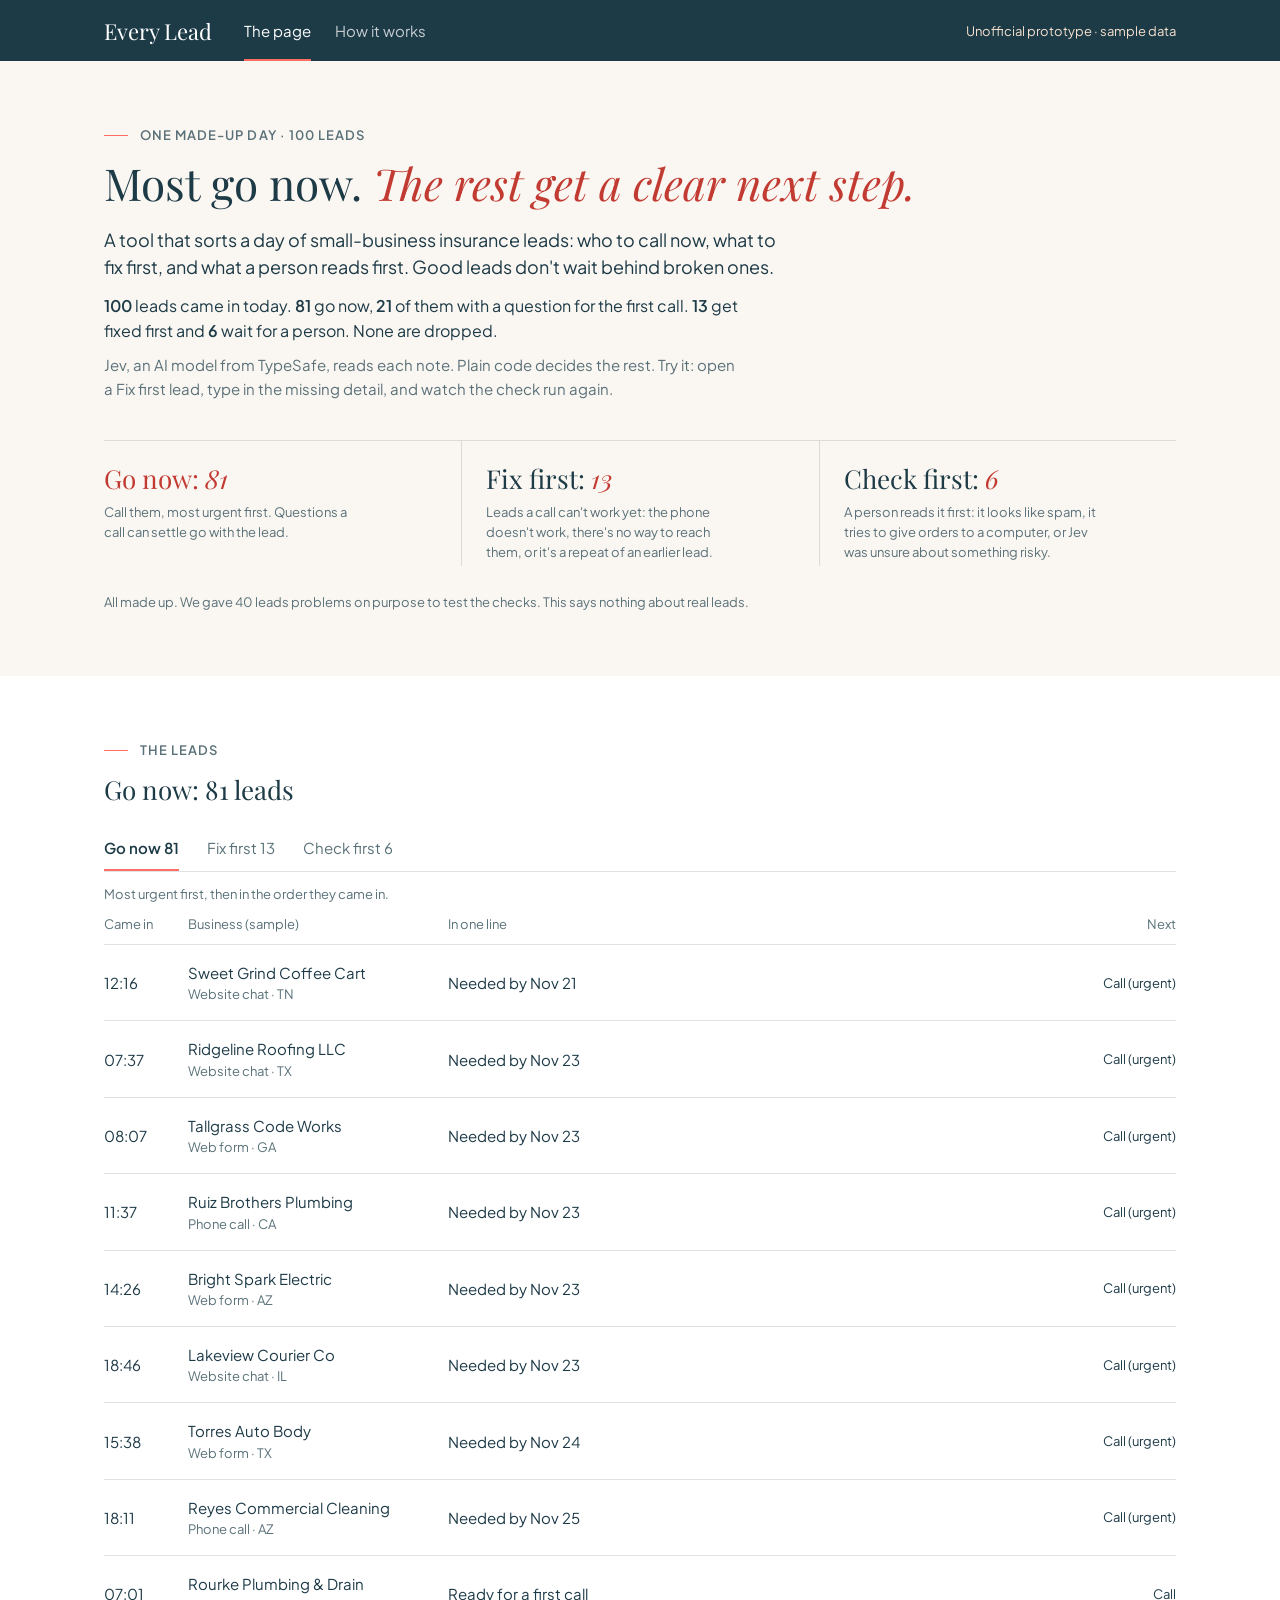
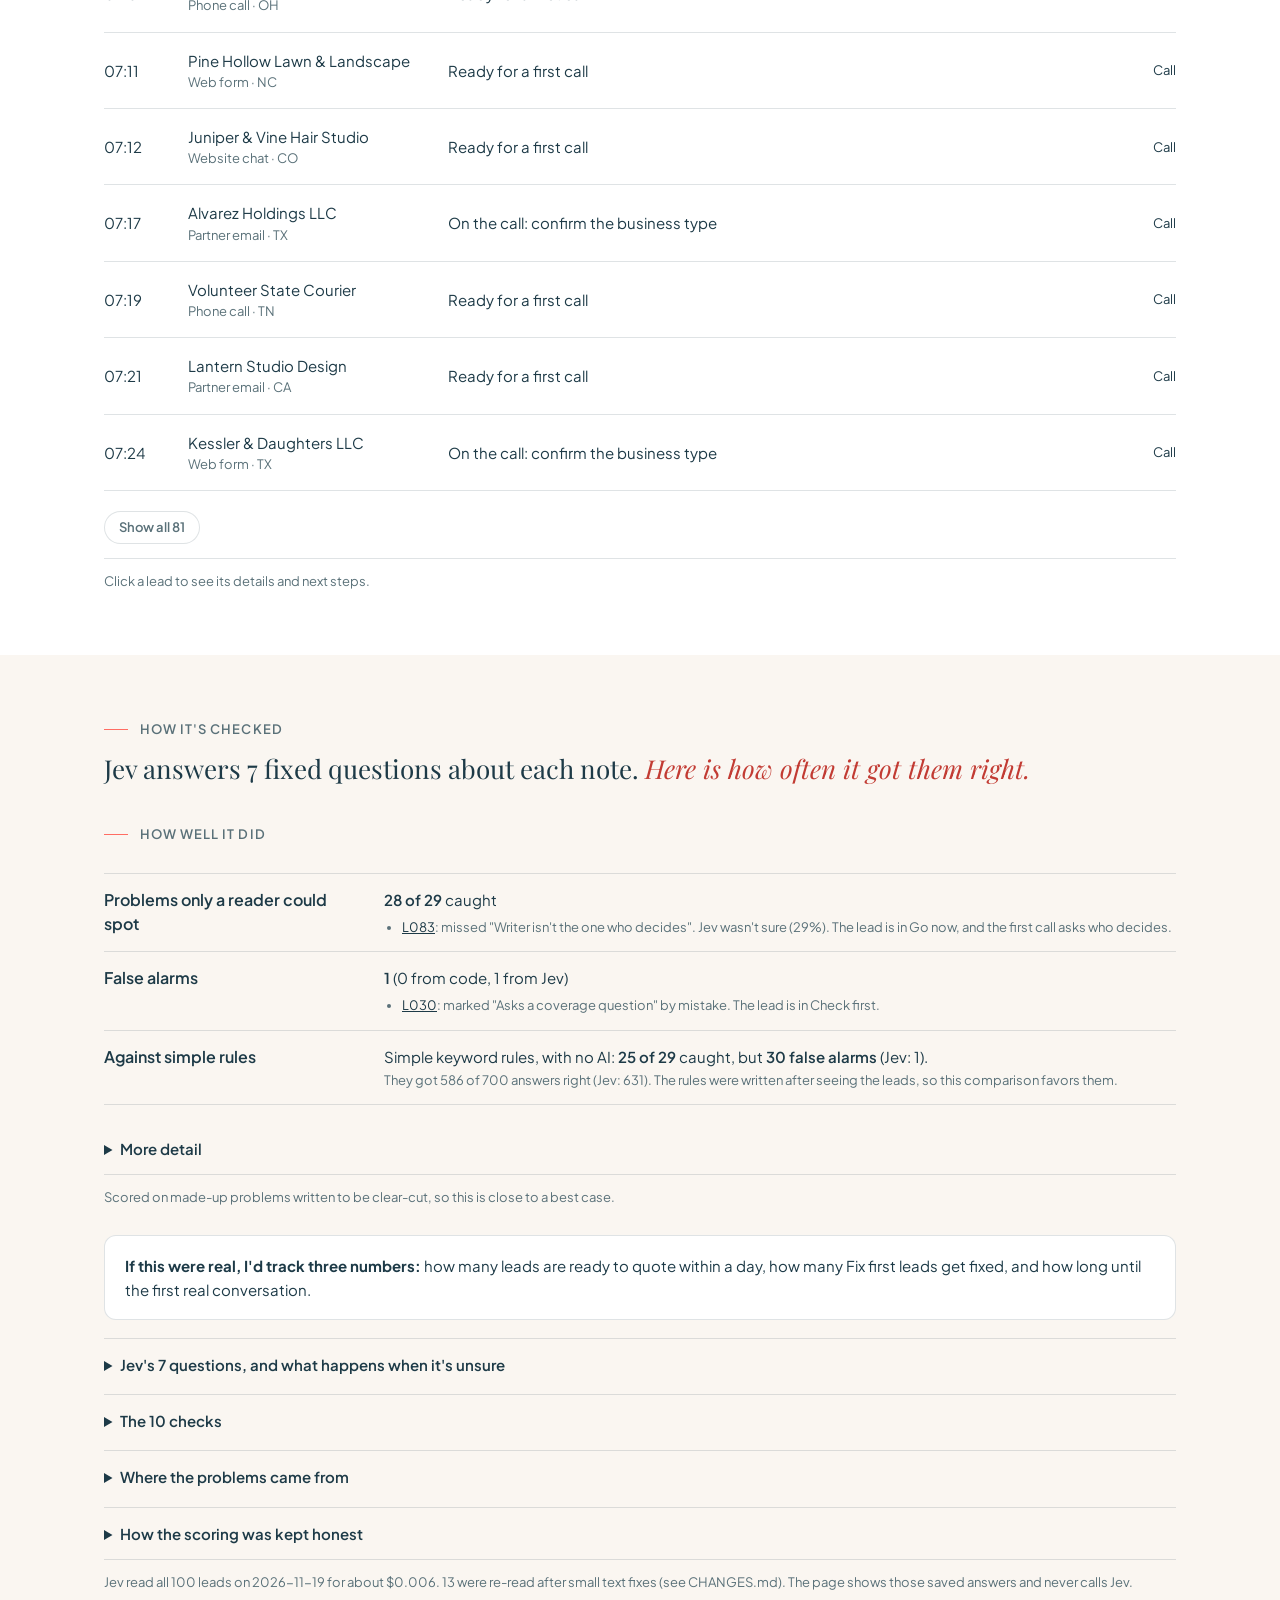
<file: site/index.html>
<!doctype html>
<html lang="en">
<head>
<meta charset="utf-8">
<meta name="viewport" content="width=device-width, initial-scale=1">
<title>Every Lead: one day of leads, sorted (unofficial prototype)</title>
<link rel="preconnect" href="https://fonts.googleapis.com">
<link rel="preconnect" href="https://fonts.gstatic.com" crossorigin>
<link href="https://fonts.googleapis.com/css2?family=Playfair+Display:ital@0;1&family=Plus+Jakarta+Sans:wght@400;600&display=swap" rel="stylesheet">
<link rel="stylesheet" href="style.css">
<link rel="icon" href="data:image/svg+xml,%3Csvg xmlns='http://www.w3.org/2000/svg' viewBox='0 0 16 16'%3E%3Crect width='16' height='16' rx='3' fill='%231d3a47'/%3E%3Ccircle cx='8' cy='8' r='3' fill='%23ff6d63'/%3E%3C/svg%3E">
</head>
<body>
<header class="top">
  <div class="wrap top-inner">
    <a class="brand" href="#">Every Lead</a>
    <nav class="views" aria-label="Pages"><a href="./" class="on">The page</a><a href="how-it-works.html">How it works</a></nav>
    <span class="tag">Unofficial prototype · sample data</span>
  </div>
</header>
<div class="preview-note" id="preview-note" hidden><div class="wrap">Design preview: Jev hasn't read these leads yet, so the answer key stands in for its answers. Not for publishing.</div></div>

<main>
  <section class="band cream">
    <div class="wrap">
      <p class="eyebrow"><span id="h-eyebrow">One made-up day · <span data-num="total">100</span> leads</span></p>
      <h1>Most go now. <em>The rest get a clear next step.</em></h1>
      <p class="lead intro">A tool that sorts a day of small-business insurance leads: who to call now, what to fix first, and what a person reads first. Good leads don't wait behind broken ones.</p>
      <p class="lead" id="h-lead"><b data-num="total">100</b> leads came in today. <b data-num="go_now">81</b> go now, <b data-num="go_now_with_questions">21</b> of them with a question for the first call. <b data-num="fix_first">13</b> get fixed first and <b data-num="check_first">6</b> wait for a person. None are dropped.</p>
      <p class="lead small">Jev, an AI model from TypeSafe, reads each note. Plain code decides the rest. Try it: open a Fix first lead, type in the missing detail, and watch the check run again.</p>
      <div class="strip" id="h-strip"></div>
      <p class="caption">All made up. We gave <span data-num="planted_leads">40</span> leads problems on purpose to test the checks. This says nothing about real leads.</p>
    </div>
  </section>

  <section class="band">
    <div class="wrap">
      <div class="head-row">
        <div>
          <p class="eyebrow">The leads</p>
          <h2 id="l-title">Go now: <span data-num="go_now">81</span> leads</h2>
        </div>
      </div>
      <div class="tabs" id="l-tabs" role="tablist"></div>
      <div id="l-rows"></div>
      <p class="caption" id="l-caption">Click a lead to see its details and next steps.</p>
    </div>
  </section>

  <section class="band cream">
    <div class="wrap">
      <p class="eyebrow">How it's checked</p>
      <h2>Jev answers <span data-num="questions">7</span> fixed questions about each note. <em>Here is how often it got them right.</em></h2>

      <p class="eyebrow gap">How well it did</p>
      <div class="scores" id="k-scores"></div>

      <div class="own" id="k-own"></div>

      <details class="more-info block"><summary>Jev's <span data-num="questions">7</span> questions, and what happens when it's unsure</summary><ol class="qlist" id="k-questions"></ol></details>
      <details class="more-info block"><summary>The <span data-num="checks">10</span> checks</summary><div class="checks-list" id="k-checks"></div><p class="caption" id="k-checks-note"></p></details>
      <details class="more-info block"><summary>Where the problems came from</summary><p class="body-text" id="k-source"></p></details>
      <details class="more-info block"><summary>How the scoring was kept honest</summary><p class="body-text" id="k-lock"></p><p class="body-text" id="k-audit"></p></details>
      <p class="caption" id="k-run"></p>
    </div>
  </section>
</main>

<aside class="panel" id="panel" hidden role="dialog" aria-modal="true" aria-label="Lead detail" tabindex="-1">
  <div class="panel-inner" id="panel-body"></div>
</aside>
<div class="scrim" id="scrim" hidden></div>


<script type="module" src="app.js"></script>
</body>
</html>
</file>
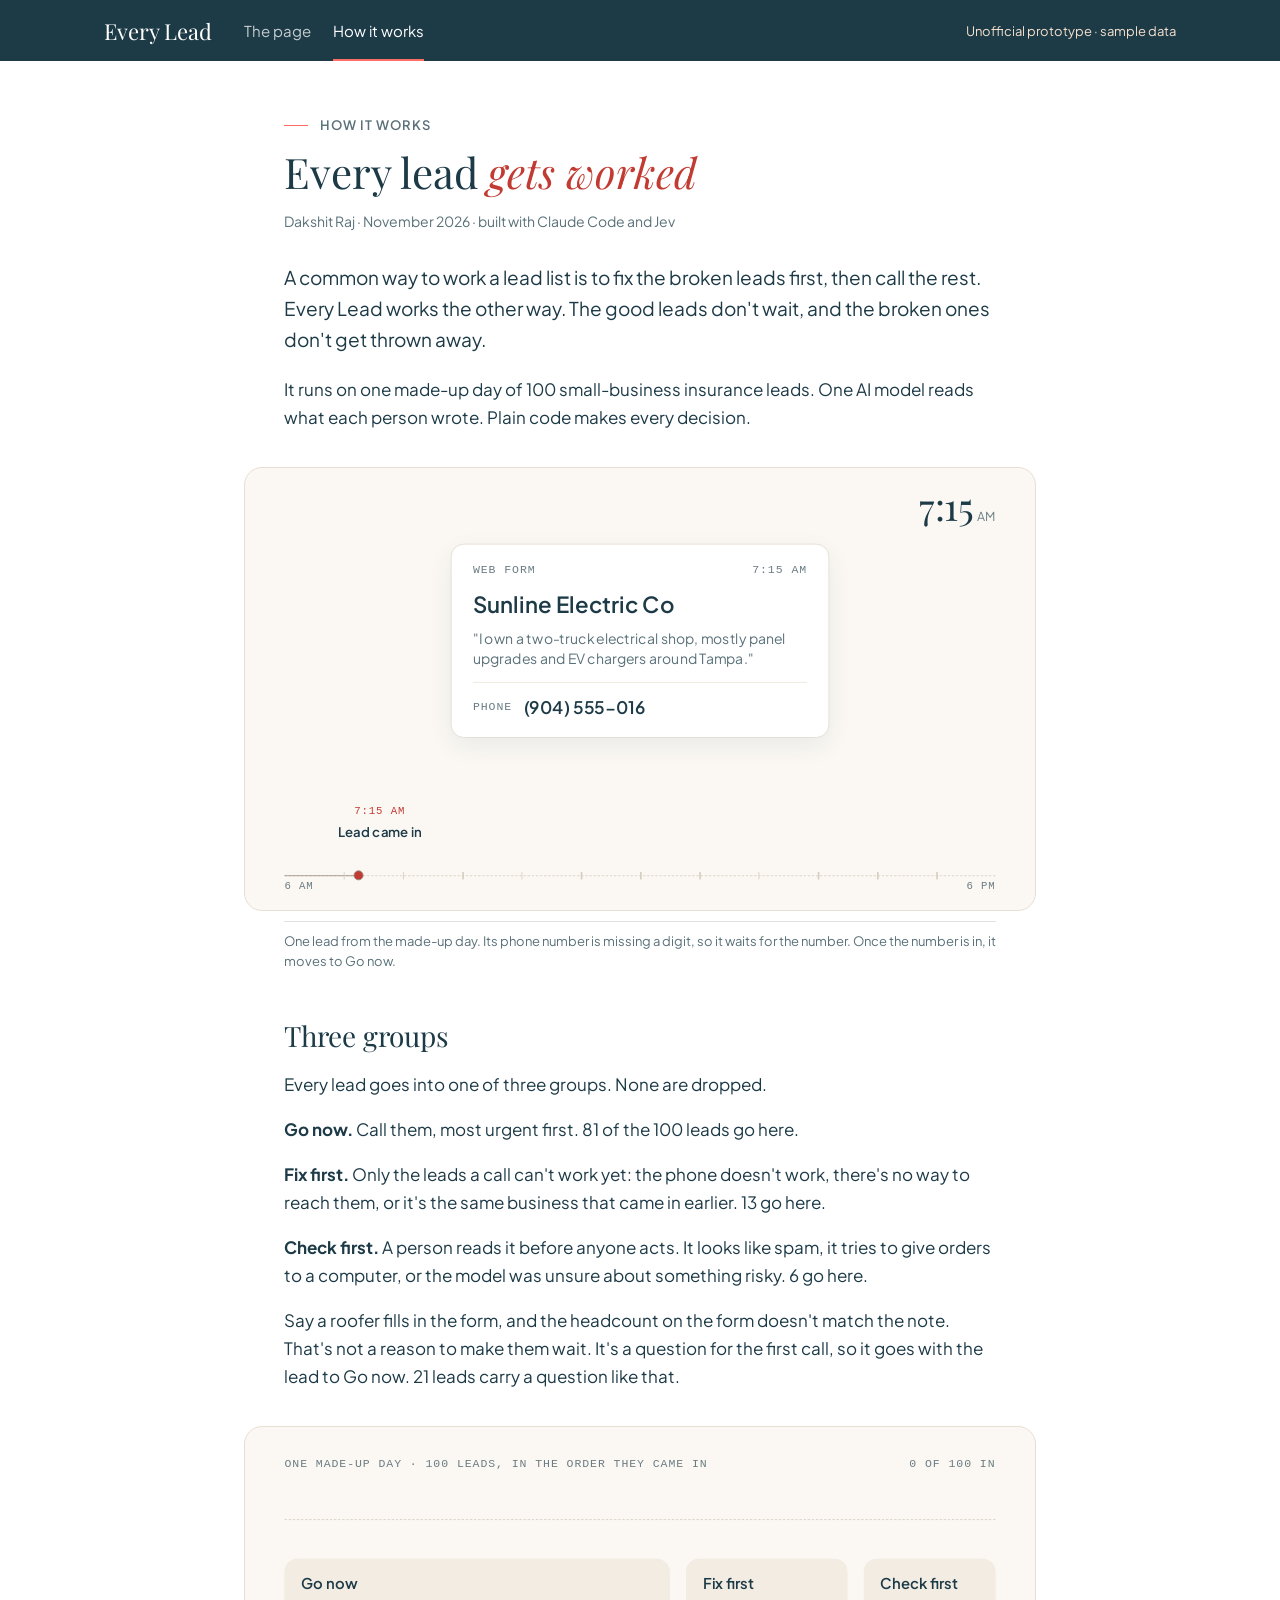
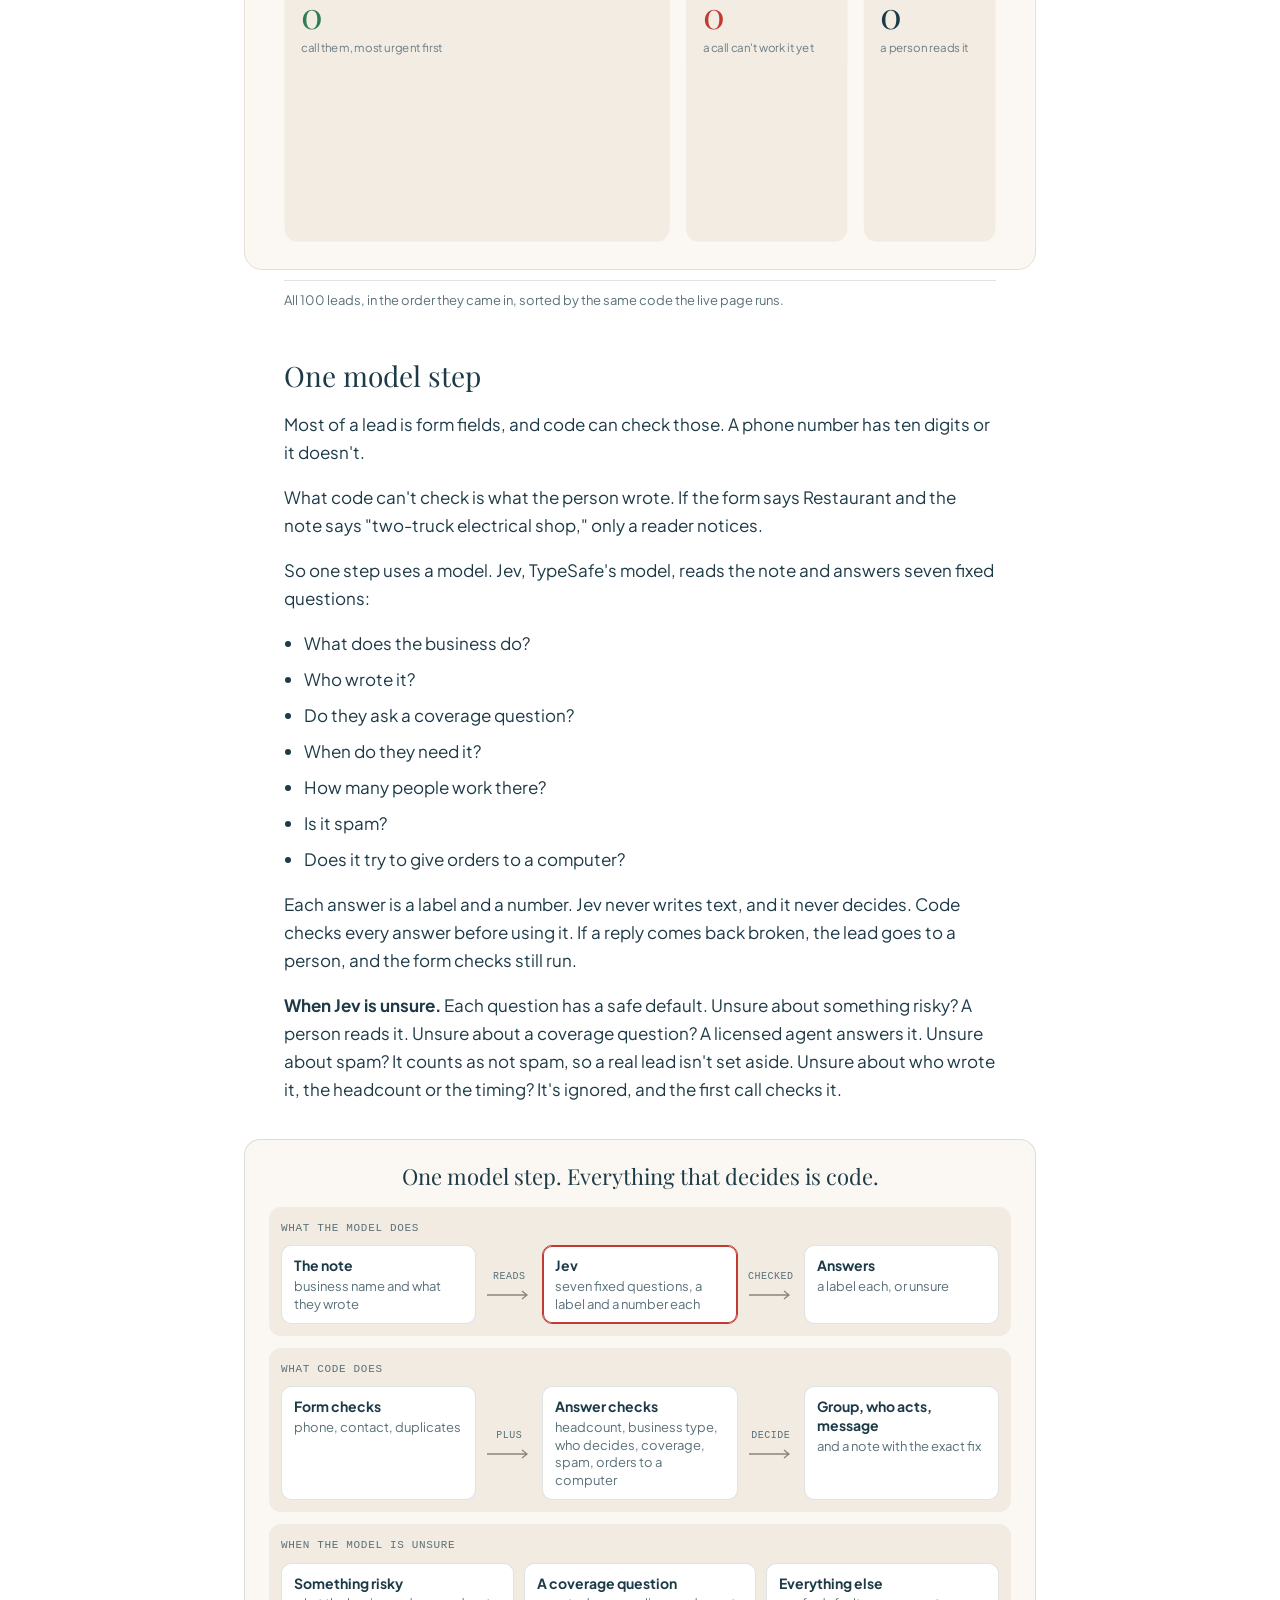
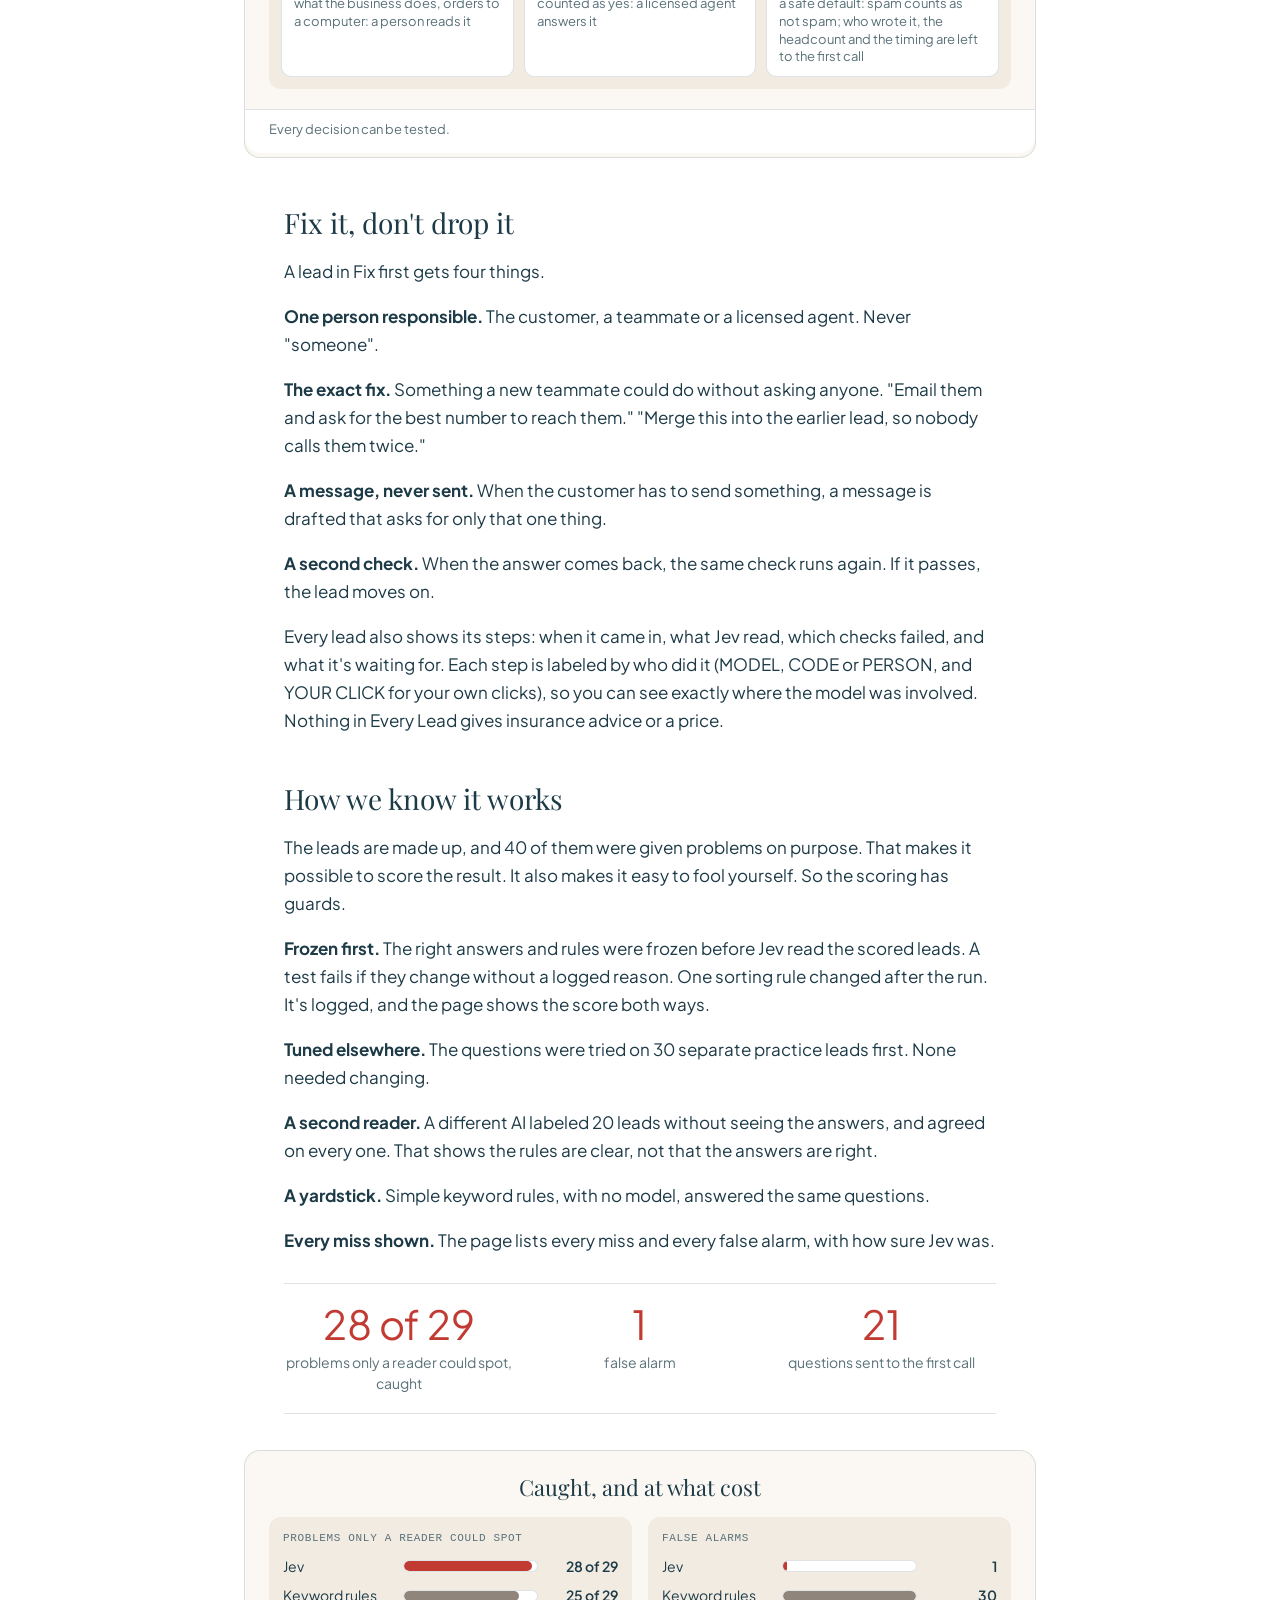
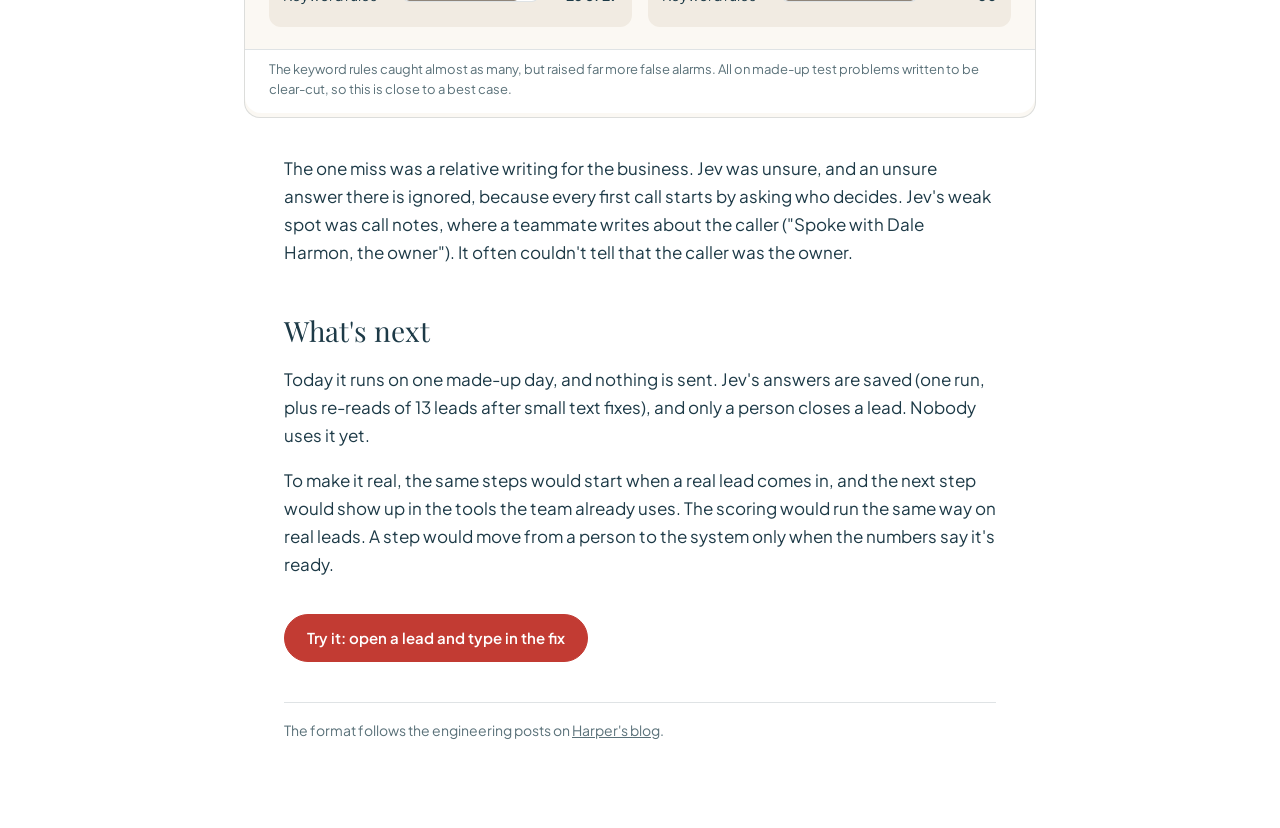
<file: site/how-it-works.html>
<!doctype html>
<html lang="en">
<head>
<meta charset="utf-8">
<meta name="viewport" content="width=device-width, initial-scale=1">
<title>How Every Lead works: one model step, and code that decides</title>
<link rel="preconnect" href="https://fonts.googleapis.com">
<link rel="preconnect" href="https://fonts.gstatic.com" crossorigin>
<link href="https://fonts.googleapis.com/css2?family=Playfair+Display:ital@0;1&family=Plus+Jakarta+Sans:wght@400;600&display=swap" rel="stylesheet">
<link rel="stylesheet" href="style.css">
<link rel="stylesheet" href="post.css">
<link rel="stylesheet" href="figs.css">
<link rel="icon" href="data:image/svg+xml,%3Csvg xmlns='http://www.w3.org/2000/svg' viewBox='0 0 16 16'%3E%3Crect width='16' height='16' rx='3' fill='%231d3a47'/%3E%3Ccircle cx='8' cy='8' r='3' fill='%23ff6d63'/%3E%3C/svg%3E">
</head>
<body>
<header class="top">
  <div class="wrap top-inner">
    <a class="brand" href="./">Every Lead</a>
    <nav class="views" aria-label="Pages"><a href="./">The page</a><a href="how-it-works.html" class="on">How it works</a></nav>
    <span class="tag">Unofficial prototype · sample data</span>
  </div>
</header>

<main class="post">
  <article class="wrap-post">
    <p class="eyebrow">How it works</p>
    <h1>Every lead <em>gets worked</em></h1>
    <p class="byline">Dakshit Raj · November 2026 · built with Claude Code and Jev</p>

    <p class="lede">A common way to work a lead list is to fix the broken leads first, then call the rest. Every Lead works the other way. The good leads don't wait, and the broken ones don't get thrown away.</p>
    <p>It runs on one made-up day of <span data-num="total">100</span> small-business insurance leads. One AI model reads what each person wrote. Plain code makes every decision.</p>

    <figure class="fig motion" id="fig-morning" aria-label="Animation: one lead's morning">
      <div class="mfig-box"><div class="mfig" id="mf-morning" role="img" aria-label="A lead from Sunline Electric comes in at 7:15. Jev reads it, the phone check fails, and a message asking for the number is drafted but not sent. Later the number is filled in, the check passes and the lead moves to Go now."></div></div>
      <figcaption>One lead from the made-up day. Its phone number is missing a digit, so it waits for the number. Once the number is in, it moves to Go now.</figcaption>
    </figure>

    <h2>Three groups</h2>
    <p>Every lead goes into one of three groups. None are dropped.</p>
    <p><b>Go now.</b> Call them, most urgent first. <span data-num="go_now">81</span> of the <span data-num="total">100</span> leads go here.</p>
    <p><b>Fix first.</b> Only the leads a call can't work yet: the phone doesn't work, there's no way to reach them, or it's the same business that came in earlier. <span data-num="fix_first">13</span> go here.</p>
    <p><b>Check first.</b> A person reads it before anyone acts. It looks like spam, it tries to give orders to a computer, or the model was unsure about something risky. <span data-num="check_first">6</span> go here.</p>
    <p>Say a roofer fills in the form, and the headcount on the form doesn't match the note. That's not a reason to make them wait. It's a question for the first call, so it goes with the lead to Go now. <span data-num="go_now_with_questions">21</span> leads carry a question like that.</p>

    <figure class="fig motion" id="fig-sort" aria-label="Animation: one hundred leads sorted into three groups">
      <div class="mfig-box"><div class="mfig" id="mf-sort" role="img" aria-label="All 100 leads arrive in order and move into three groups: 81 go now, 13 fix first and 6 check first."></div></div>
      <figcaption>All <span data-num="total">100</span> leads, in the order they came in, sorted by the same code the live page runs.</figcaption>
    </figure>

    <h2>One model step</h2>
    <p>Most of a lead is form fields, and code can check those. A phone number has ten digits or it doesn't.</p>
    <p>What code can't check is what the person wrote. If the form says Restaurant and the note says "two-truck electrical shop," only a reader notices.</p>
    <p>So one step uses a model. Jev, TypeSafe's model, reads the note and answers seven fixed questions:</p>
    <ul class="plain">
      <li>What does the business do?</li>
      <li>Who wrote it?</li>
      <li>Do they ask a coverage question?</li>
      <li>When do they need it?</li>
      <li>How many people work there?</li>
      <li>Is it spam?</li>
      <li>Does it try to give orders to a computer?</li>
    </ul>
    <p>Each answer is a label and a number. Jev never writes text, and it never decides. Code checks every answer before using it. If a reply comes back broken, the lead goes to a person, and the form checks still run.</p>
    <p><b>When Jev is unsure.</b> Each question has a safe default. Unsure about something risky? A person reads it. Unsure about a coverage question? A licensed agent answers it. Unsure about spam? It counts as not spam, so a real lead isn't set aside. Unsure about who wrote it, the headcount or the timing? It's ignored, and the first call checks it.</p>

    <figure class="fig still" aria-label="Diagram: what the model does and what code does">
      <p class="fig-title">One model step. Everything that decides is code.</p>
      <div class="flow">
        <div class="panel-group">
          <p class="group-label mono">What the model does</p>
          <div class="row-boxes">
            <div class="box"><b>The note</b><span>business name and what they wrote</span></div>
            <div class="arrow"><span>reads</span></div>
            <div class="box accent"><b>Jev</b><span>seven fixed questions, a label and a number each</span></div>
            <div class="arrow"><span>checked</span></div>
            <div class="box"><b>Answers</b><span>a label each, or unsure</span></div>
          </div>
        </div>
        <div class="panel-group">
          <p class="group-label mono">What code does</p>
          <div class="row-boxes">
            <div class="box"><b>Form checks</b><span>phone, contact, duplicates</span></div>
            <div class="arrow"><span>plus</span></div>
            <div class="box"><b>Answer checks</b><span>headcount, business type, who decides, coverage, spam, orders to a computer</span></div>
            <div class="arrow"><span>decide</span></div>
            <div class="box"><b>Group, who acts, message</b><span>and a note with the exact fix</span></div>
          </div>
        </div>
        <div class="panel-group unsure">
          <p class="group-label mono">When the model is unsure</p>
          <div class="row-boxes three">
            <div class="box"><b>Something risky</b><span>what the business does, orders to a computer: a person reads it</span></div>
            <div class="box"><b>A coverage question</b><span>counted as yes: a licensed agent answers it</span></div>
            <div class="box"><b>Everything else</b><span>a safe default: spam counts as not spam; who wrote it, the headcount and the timing are left to the first call</span></div>
          </div>
        </div>
      </div>
      <figcaption>Every decision can be tested.</figcaption>
    </figure>

    <h2>Fix it, don't drop it</h2>
    <p>A lead in Fix first gets four things.</p>
    <p><b>One person responsible.</b> The customer, a teammate or a licensed agent. Never "someone".</p>
    <p><b>The exact fix.</b> Something a new teammate could do without asking anyone. "Email them and ask for the best number to reach them." "Merge this into the earlier lead, so nobody calls them twice."</p>
    <p><b>A message, never sent.</b> When the customer has to send something, a message is drafted that asks for only that one thing.</p>
    <p><b>A second check.</b> When the answer comes back, the same check runs again. If it passes, the lead moves on.</p>
    <p>Every lead also shows its steps: when it came in, what Jev read, which checks failed, and what it's waiting for. Each step is labeled by who did it (MODEL, CODE or PERSON, and YOUR CLICK for your own clicks), so you can see exactly where the model was involved. Nothing in Every Lead gives insurance advice or a price.</p>

    <h2>How we know it works</h2>
    <p>The leads are made up, and <span data-num="planted_leads">40</span> of them were given problems on purpose. That makes it possible to score the result. It also makes it easy to fool yourself. So the scoring has guards.</p>
    <p><b>Frozen first.</b> The right answers and rules were frozen before Jev read the scored leads. A test fails if they change without a logged reason. One sorting rule changed after the run. It's logged, and the page shows the score both ways.</p>
    <p><b>Tuned elsewhere.</b> The questions were tried on 30 separate practice leads first. None needed changing.</p>
    <p><b>A second reader.</b> A different AI labeled 20 leads without seeing the answers, and agreed on every one. That shows the rules are clear, not that the answers are right.</p>
    <p><b>A yardstick.</b> Simple keyword rules, with no model, answered the same questions.</p>
    <p><b>Every miss shown.</b> The page lists every miss and every false alarm, with how sure Jev was.</p>

    <div class="stats">
      <div><span class="big serif"><span data-num="jev_caught">28</span> of <span data-num="jev_total">29</span></span><span class="what">problems only a reader could spot, caught</span></div>
      <div><span class="big serif" data-num="jev_false">1</span><span class="what">false alarm</span></div>
      <div><span class="big serif" data-num="go_now_with_questions">21</span><span class="what">questions sent to the first call</span></div>
    </div>

    <figure class="fig still" aria-label="Chart: Jev against simple keyword rules">
      <p class="fig-title">Caught, and at what cost</p>
      <div class="compare">
        <div class="cmp-col">
          <p class="group-label mono">Problems only a reader could spot</p>
          <div class="bar-row"><span class="bar-name">Jev</span><span class="bar"><span class="bar-fill accent" data-bar="jev_caught"></span></span><span class="bar-num"><span data-num="jev_caught">28</span> of <span data-num="jev_total">29</span></span></div>
          <div class="bar-row"><span class="bar-name">Keyword rules</span><span class="bar"><span class="bar-fill" data-bar="base_caught"></span></span><span class="bar-num"><span data-num="base_caught">25</span> of <span data-num="jev_total">29</span></span></div>
        </div>
        <div class="cmp-col">
          <p class="group-label mono">False alarms</p>
          <div class="bar-row"><span class="bar-name">Jev</span><span class="bar"><span class="bar-fill accent" data-bar="jev_false"></span></span><span class="bar-num" data-num="jev_false">1</span></div>
          <div class="bar-row"><span class="bar-name">Keyword rules</span><span class="bar"><span class="bar-fill" data-bar="base_false"></span></span><span class="bar-num" data-num="base_false">30</span></div>
        </div>
      </div>
      <figcaption>The keyword rules caught almost as many, but raised far more false alarms. All on made-up test problems written to be clear-cut, so this is close to a best case.</figcaption>
    </figure>

    <p>The one miss was a relative writing for the business. Jev was unsure, and an unsure answer there is ignored, because every first call starts by asking who decides. Jev's weak spot was call notes, where a teammate writes about the caller ("Spoke with Dale Harmon, the owner"). It often couldn't tell that the caller was the owner.</p>

    <h2>What's next</h2>
    <p>Today it runs on one made-up day, and nothing is sent. Jev's answers are saved (one run, plus re-reads of <span data-num="rereads">13</span> leads after small text fixes), and only a person closes a lead. Nobody uses it yet.</p>
    <p>To make it real, the same steps would start when a real lead comes in, and the next step would show up in the tools the team already uses. The scoring would run the same way on real leads. A step would move from a person to the system only when the numbers say it's ready.</p>

    <p class="cta"><a class="btn primary" href="./">Try it: open a lead and type in the fix</a></p>

    <p class="credit">The format follows the engineering posts on <a href="https://www.harperinsure.com/engineering/ambient-agents">Harper's blog</a>.</p>
  </article>
</main>

<script type="module" src="post.js"></script>
</body>
</html>
</file>
<file: site/style.css>
/* The look: slate navy, one coral accent, warm cream,
   peach fields, Playfair Display headlines with a coral italic phrase, Plus Jakarta Sans for the rest.
   Two weights (400, 600). Sizes: 44 / 26 / 16 / 13. */
:root {
  --navy: #1d3a47;
  --navy-deep: #152e38;
  --coral: #ff6d63;
  --coral-ink: #d9483f;
  --cream: #faf6f1;
  --peach: #f6e1ce;
  --slate: #5a7179;
  --line: rgba(29, 58, 71, 0.14);
  --white: #ffffff;
  --serif: "Playfair Display", Georgia, "Times New Roman", serif;
  --sans: "Plus Jakarta Sans", -apple-system, "Segoe UI", Helvetica, Arial, sans-serif;
}
* { box-sizing: border-box; }
html { -webkit-text-size-adjust: 100%; }
body { margin: 0; font: 400 16px/1.55 var(--sans); color: var(--navy); background: var(--white); }
[hidden] { display: none !important; }
a { color: inherit; }
code { font: 400 13px/1 ui-monospace, Menlo, monospace; background: var(--peach); padding: 2px 6px; border-radius: 4px; }
.wrap { max-width: 1120px; margin: 0 auto; padding-left: max(24px, env(safe-area-inset-left)); padding-right: max(24px, env(safe-area-inset-right)); }

/* Top bar */
.top { background: var(--navy); color: var(--white); position: sticky; top: 0; z-index: 5; }
.top-inner { display: flex; align-items: center; gap: 32px; min-height: 60px; }
.brand { font: 400 22px/1 var(--serif); text-decoration: none; color: var(--white); }
.views { display: flex; gap: 24px; }
.views a { font-size: 15px; text-decoration: none; color: rgba(255, 255, 255, 0.75); padding: 19px 0 17px; border-bottom: 2px solid transparent; }
.views a.on { color: var(--white); border-bottom-color: var(--coral); }
.tag { margin-left: auto; font-size: 13px; color: var(--peach); }

/* Bands */
.band { padding-block: 64px; }
.band.cream { background: var(--cream); }
.eyebrow { display: flex; align-items: center; gap: 12px; margin: 0 0 14px; font-size: 13px; font-weight: 600; letter-spacing: 0.08em; text-transform: uppercase; color: var(--slate); }
.eyebrow::before { content: ""; width: 24px; height: 1px; background: var(--coral); flex: none; }
.eyebrow.gap { margin-top: 40px; }
h1 { font: 400 44px/1.1 var(--serif); margin: 0 0 18px; }
h2 { font: 400 26px/1.2 var(--serif); margin: 0 0 20px; }
h1 em, h2 em { color: var(--coral); font-style: italic; }
.lead { font-size: 16px; max-width: 640px; margin: 0; color: var(--navy); }
.lead b { font-weight: 600; }
.body-text { max-width: 680px; margin: 0 0 28px; }
.caption { font-size: 13px; color: var(--slate); margin: 14px 0 0; padding-top: 12px; border-top: 1px solid var(--line); }

/* Hero strip: three columns divided by hairlines, also the queue filters */
.strip { display: grid; grid-template-columns: repeat(3, 1fr); margin-top: 40px; border-top: 1px solid var(--line); }
.strip .cell { padding: 22px 24px 4px; border-left: 1px solid var(--line); }
.strip .cell:first-child { border-left: 0; padding-left: 0; }
.strip + .caption { border-top: 0; max-width: 760px; }
.btn.ghost { display: inline-block; border-color: var(--line); color: var(--slate); }
.panel:focus { outline: none; }
.strip .n { font: 400 26px/1.2 var(--serif); }
.strip .n em { color: var(--coral); }
.strip .d { display: block; font-size: 13px; color: var(--slate); margin-top: 6px; max-width: 260px; }
.strip button:focus-visible { outline: 2px solid var(--coral); outline-offset: 4px; }

/* Queue */
.head-row { display: flex; justify-content: space-between; align-items: flex-end; gap: 24px; }
.progress { margin: 0 0 22px; font-size: 13px; color: var(--slate); }
.progress b { font-weight: 600; color: var(--navy); }
.tabs { display: flex; gap: 28px; border-bottom: 1px solid var(--line); margin-bottom: 4px; overflow-x: auto; }
.tabs button { all: unset; cursor: pointer; font-size: 15px; color: var(--slate); padding: 10px 0; border-bottom: 2px solid transparent; white-space: nowrap; }
.tabs button.on { color: var(--navy); font-weight: 600; border-bottom-color: var(--coral); }
.tabs button:focus-visible { outline: 2px solid var(--coral); }
.row { display: grid; grid-template-columns: 72px 220px 1fr 150px 108px; gap: 20px; align-items: center; padding: 16px 0; border-bottom: 1px solid var(--line); cursor: pointer; }
.row:hover { background: linear-gradient(90deg, transparent, var(--cream) 8%, var(--cream) 92%, transparent); }
.row.head { cursor: default; padding: 10px 0; font-size: 13px; color: var(--slate); background: none; }
.row .date { font-size: 15px; }
.row .who { font-size: 15px; }
.row .biz { font-size: 13px; color: var(--slate); display: block; }
.row .what { min-width: 0; }
.row.done { color: var(--slate); }
.row.done .what { text-decoration: line-through; text-decoration-color: var(--line); }
.status { justify-self: end; font-size: 13px; }
.btn { font: 600 13px/1 var(--sans); color: var(--navy); background: var(--white); border: 1px solid var(--navy); border-radius: 999px; padding: 9px 14px; cursor: pointer; white-space: nowrap; }
.btn:hover { background: var(--navy); color: var(--white); }
.btn.primary { background: var(--coral); border-color: var(--coral); color: var(--white); }
.btn.primary:hover { background: var(--coral-ink); border-color: var(--coral-ink); }
.state { font-size: 13px; color: var(--slate); }
.empty { padding: 40px 0; color: var(--slate); }
.more { margin-top: 20px; }
.more:empty { display: none; }

/* Checks list */
.checks { border-top: 1px solid var(--line); }
.check { display: grid; grid-template-columns: 260px 1fr 110px 150px; gap: 24px; padding: 16px 0; border-bottom: 1px solid var(--line); align-items: baseline; }
.check .name { font-weight: 600; }
.check .why { font-size: 15px; color: var(--slate); }
.check .count { font-size: 15px; }
.check .who { font-size: 15px; }
.evals { margin-top: 32px; display: flex; flex-wrap: wrap; gap: 8px 28px; align-items: baseline; padding: 20px 24px; background: var(--white); border: 1px solid var(--line); border-radius: 12px; }
.evals .k { font-size: 13px; font-weight: 600; letter-spacing: 0.08em; text-transform: uppercase; color: var(--slate); }
.evals .pass { color: var(--navy); font-weight: 600; }
.evals .fail { color: var(--coral-ink); font-weight: 600; }

/* Side panel */
.scrim { position: fixed; inset: 0; background: rgba(21, 46, 56, 0.35); z-index: 8; }
.panel { position: fixed; top: 0; right: 0; bottom: 0; width: min(480px, 100%); background: var(--white); z-index: 9; overflow-y: auto; border-left: 1px solid var(--line); }
.panel-inner { padding: 28px 28px 48px; }
.panel-top { display: flex; justify-content: space-between; align-items: flex-start; gap: 16px; margin-bottom: 20px; }
.panel h3 { font: 400 26px/1.2 var(--serif); margin: 0; }
.panel .sub { font-size: 13px; color: var(--slate); margin: 4px 0 0; }
.close { all: unset; cursor: pointer; font-size: 13px; font-weight: 600; color: var(--slate); padding: 6px 0; }
.close:focus-visible { outline: 2px solid var(--coral); }
.fields { display: grid; grid-template-columns: 1fr 1fr; gap: 10px 12px; margin-bottom: 8px; }
.field .l { display: block; font-size: 11px; font-weight: 600; letter-spacing: 0.08em; text-transform: uppercase; color: var(--slate); margin-bottom: 4px; }
.field .v { display: block; background: var(--peach); border: 1px solid transparent; border-radius: 6px; padding: 8px 10px; font-size: 15px; min-height: 38px; overflow-wrap: anywhere; }
.field.hit .v { background: var(--white); border-color: var(--coral); }
.field.wide { grid-column: 1 / -1; }
.flag { margin-top: 28px; padding-top: 20px; border-top: 1px solid var(--line); }
.flag .says { font-weight: 600; margin: 0 0 4px; display: flex; gap: 10px; align-items: baseline; }
.flag .says::before { content: ""; width: 8px; height: 8px; border-radius: 50%; background: var(--coral); flex: none; transform: translateY(-2px); }
.flag.done .says::before { background: var(--slate); }
.flag .meta { font-size: 13px; color: var(--slate); margin: 0 0 14px 18px; }
.next { margin: 16px 0 0; }
.next .l, .msg .l { display: block; font-size: 11px; font-weight: 600; letter-spacing: 0.08em; text-transform: uppercase; color: var(--slate); margin-bottom: 4px; }
.msg { margin-top: 16px; }
.msg p { margin: 0; padding: 12px 14px; background: var(--cream); border-radius: 6px; font-size: 15px; }
.msg .row-btns { margin-top: 8px; display: flex; gap: 10px; align-items: center; }
details.howto { margin-top: 14px; font-size: 15px; }
details.howto summary { cursor: pointer; font-weight: 600; font-size: 13px; color: var(--navy); }
details.howto dl { margin: 10px 0 0; display: grid; grid-template-columns: 110px 1fr; gap: 6px 14px; }
details.howto dt { font-size: 13px; color: var(--slate); }
details.howto dd { margin: 0; }
.actions { display: flex; flex-wrap: wrap; gap: 10px; margin-top: 18px; }
.reason { display: flex; flex-wrap: wrap; gap: 10px; margin-top: 12px; align-items: center; }
.reason input { flex: 1 1 220px; font: 400 15px var(--sans); color: var(--navy); border: 1px solid var(--line); border-radius: 6px; padding: 9px 10px; }
.reason input:focus { outline: 2px solid var(--coral); border-color: transparent; }
.done-note { font-size: 13px; color: var(--slate); margin-top: 14px; }
.link { all: unset; cursor: pointer; font-size: 13px; color: var(--slate); text-decoration: underline; }

/* Adoption */
.session { margin: 22px 0 0; font-size: 13px; color: var(--slate); }
.session b { color: var(--navy); font-weight: 600; }
.weeks { display: grid; grid-template-columns: repeat(3, 1fr); border-top: 1px solid var(--line); }
.week { padding: 24px 24px 8px; border-left: 1px solid var(--line); }
.week:first-child { border-left: 0; padding-left: 0; }
.week .n { font: 400 44px/1.1 var(--serif); }
.week.best .n { color: var(--coral); }
.week .l { font-weight: 600; margin-top: 8px; }
.week .d { font-size: 13px; color: var(--slate); }
.table-scroll { overflow-x: auto; }
table { border-collapse: collapse; width: 100%; font-size: 15px; }
th { text-align: left; font-size: 13px; font-weight: 400; color: var(--slate); padding: 10px 12px 10px 0; border-bottom: 1px solid var(--line); white-space: nowrap; }
td { padding: 12px 12px 12px 0; border-bottom: 1px solid var(--line); white-space: nowrap; }
td.num, th.num { text-align: right; }
td.bad { color: var(--coral-ink); font-weight: 600; }
td.off { color: var(--slate); }
table.days { max-width: 640px; }
.two { display: grid; grid-template-columns: 1.1fr 1fr; gap: 56px; }
.log { list-style: none; margin: 0; padding: 0; border-top: 1px solid var(--line); }
.log li { display: grid; grid-template-columns: 64px 1fr; gap: 16px; padding: 14px 0; border-bottom: 1px solid var(--line); font-size: 15px; }
.log .when { font-size: 13px; color: var(--slate); padding-top: 2px; }

/* Practice */
.sub-inline { font: 400 15px/1 var(--sans); color: var(--slate); margin-left: 8px; }
.practice { display: grid; grid-template-columns: 1.4fr 1fr; gap: 48px; align-items: start; margin-top: 8px; }
.p-side .q { font-weight: 600; margin: 0 0 12px; }
.opt { display: flex; align-items: center; gap: 12px; padding: 11px 0; border-bottom: 1px solid var(--line); cursor: pointer; font-size: 15px; }
.opt input { width: 18px; height: 18px; accent-color: var(--navy); margin: 0; flex: none; }
.opt .why { font-style: normal; font-size: 13px; margin-left: auto; color: var(--coral-ink); }
.opt.right span { font-weight: 600; }
.opt.missed span, .opt.wrong span { color: var(--coral-ink); font-weight: 600; }
.p-verdict { margin: 20px 0 16px; padding: 14px 16px; border-radius: 8px; background: var(--cream); font-size: 15px; }
.p-verdict p { margin: 4px 0; }
.p-verdict .says-big { font: 400 22px/1.2 var(--serif); margin-bottom: 8px; }
.p-verdict.no .says-big { color: var(--coral-ink); }
.p-side > .btn[data-p="check"] { margin-top: 20px; }
.btn:disabled { opacity: 0.4; cursor: default; }
.p-review { border-top: 1px solid var(--line); margin: 8px 0 28px; max-width: 560px; }
.p-rev-row { display: flex; justify-content: space-between; gap: 16px; padding: 10px 0; border-bottom: 1px solid var(--line); font-size: 15px; }
.p-rev-row .miss { color: var(--coral-ink); text-align: right; }

.foot { background: var(--navy-deep); color: rgba(255, 255, 255, 0.72); font-size: 13px; padding-block: 24px; }

/* Phone */
@media (max-width: 760px) {
  .wrap { padding-left: max(16px, env(safe-area-inset-left)); padding-right: max(16px, env(safe-area-inset-right)); }
  .top-inner { gap: 18px; flex-wrap: wrap; min-height: 0; padding-top: 12px; }
  .tag { margin-left: 0; width: 100%; padding-bottom: 10px; font-size: 12px; order: 3; }
  .views a { padding: 6px 0 8px; }
  .band { padding-block: 40px; }
  h1 { font-size: 34px; }
  .strip, .weeks { grid-template-columns: 1fr; }
  .strip .cell, .week { border-left: 0; border-bottom: 1px solid var(--line); padding: 16px 0; }
  .head-row { display: block; }
  .row { grid-template-columns: 1fr auto; gap: 4px 12px; padding: 14px 0; }
  .row.head { display: none; }
  .row .date { grid-column: 1; grid-row: 1; font-size: 13px; color: var(--slate); }
  .row .ord { grid-column: 1; grid-row: 2; }
  .row .what { grid-column: 1 / -1; grid-row: 3; }
  .row .who { grid-column: 1 / -1; grid-row: 4; font-size: 13px; color: var(--slate); }
  .row .status { grid-column: 2; grid-row: 1 / 3; }
  .check { grid-template-columns: 1fr auto; gap: 4px 12px; }
  .check .why { grid-column: 1 / -1; }
  .check .who { grid-column: 1 / -1; font-size: 13px; color: var(--slate); }
  .two { grid-template-columns: 1fr; gap: 8px; }
  .fields { grid-template-columns: 1fr; }
  .practice { grid-template-columns: 1fr; gap: 24px; }
  .practice .fields { grid-template-columns: 1fr 1fr; }
  .views { gap: 18px; }
  .sub-inline { display: block; margin: 6px 0 0; }
  .panel-inner { padding: 20px 16px 40px; }
}

/* ---------- Every Lead additions ---------- */
.preview-note { background: var(--peach); color: var(--navy); font-size: 13px; padding: 10px 0; }
.strip .cell button { all: unset; cursor: pointer; display: block; }
.strip .cell.on .n { color: var(--coral); }
.row .lane-tag { font-size: 13px; color: var(--slate); }
.row .one { font-size: 15px; }
.row .note-q { font-size: 13px; color: var(--slate); display: block; }
.card { margin-top: 4px; padding: 18px 18px 16px; border: 1px solid var(--coral); border-radius: 10px; background: var(--white); }
.card.person { border-color: var(--navy); }
.card .waiting { font-weight: 600; margin: 0 0 12px; }
.card dl { margin: 0; display: grid; grid-template-columns: 112px 1fr; gap: 8px 14px; font-size: 15px; }
.card dt { font-size: 13px; color: var(--slate); padding-top: 1px; }
.card dd { margin: 0; }
.card dd p { margin: 0 0 6px; }
.card dd p:last-child { margin-bottom: 0; }
.sec { margin-top: 26px; padding-top: 18px; border-top: 1px solid var(--line); }
.sec > .l { display: block; font-size: 11px; font-weight: 600; letter-spacing: 0.08em; text-transform: uppercase; color: var(--slate); margin-bottom: 8px; }
.wrote { margin: 0; padding: 12px 14px; background: var(--cream); border-radius: 6px; font-size: 15px; white-space: pre-wrap; overflow-wrap: anywhere; }
.reads { list-style: none; margin: 0; padding: 0; font-size: 15px; }
.reads li { display: grid; grid-template-columns: 1fr auto; gap: 12px; padding: 6px 8px; border-bottom: 1px solid var(--line); }
.reads li.used { outline: 1px solid var(--coral); outline-offset: -1px; border-radius: 4px; }
.reads .q { color: var(--slate); font-size: 13px; }
.reads .a { text-align: right; }
.reads .u { color: var(--coral-ink); font-size: 13px; }
.steps { list-style: none; margin: 0; padding: 0; font-size: 14px; }
.steps li { display: grid; grid-template-columns: 1fr 74px; gap: 12px; padding: 7px 0; border-bottom: 1px solid var(--line); }
.steps .lab { font-size: 11px; font-weight: 600; letter-spacing: 0.08em; color: var(--slate); text-align: right; padding-top: 2px; }
.steps .lab.MODEL { color: var(--coral-ink); }
.steps li.next { color: var(--slate); }
.fixform { margin-top: 14px; display: grid; gap: 10px; }
.fixform label { font-size: 13px; color: var(--slate); display: grid; gap: 4px; }
.fixform input, .fixform select { font: 400 15px var(--sans); color: var(--navy); border: 1px solid var(--line); border-radius: 6px; padding: 9px 10px; background: var(--white); }
.fixform input:focus, .fixform select:focus { outline: 2px solid var(--coral); border-color: transparent; }
.fix-result { font-size: 13px; margin: 6px 0 0; }
.fix-result.bad { color: var(--coral-ink); }
.checks-list { border-top: 1px solid var(--line); }
.checks-list .c { display: grid; grid-template-columns: 240px 1fr 170px; gap: 20px; padding: 13px 0; border-bottom: 1px solid var(--line); font-size: 15px; align-items: baseline; }
.checks-list .c .by { font-size: 13px; color: var(--slate); }
.scores { margin-top: 28px; border-top: 1px solid var(--line); }
.scores .s { display: grid; grid-template-columns: 260px 1fr; gap: 20px; padding: 14px 0; border-bottom: 1px solid var(--line); align-items: baseline; }
.scores .s .k { font-weight: 600; }
.scores .s .v { font-size: 15px; }
.scores .s .v b { font-weight: 600; }
.scores .s .v small { display: block; color: var(--slate); font-size: 13px; margin-top: 2px; }
.missed-list { margin: 6px 0 0; padding-left: 18px; font-size: 13px; color: var(--slate); }
details.more-info { margin-top: 12px; font-size: 15px; }
details.more-info summary { cursor: pointer; font-size: 13px; font-weight: 600; }
.own { margin-top: 28px; padding: 18px 20px; background: var(--white); border: 1px solid var(--line); border-radius: 12px; font-size: 15px; }
.own p { margin: 0 0 6px; }
.own p:last-child { margin: 0; }
.qlist { margin: 0; padding-left: 20px; font-size: 15px; }
.qlist li { margin-bottom: 6px; }
.qlist .why { color: var(--slate); font-size: 13px; }
@media (max-width: 760px) {
  .checks-list .c, .scores .s { grid-template-columns: 1fr; gap: 4px; }
  .card dl { grid-template-columns: 1fr; gap: 2px; }
  .card dt { margin-top: 8px; }
}
.row .bizcell, .row .ownercell { font-size: 15px; min-width: 0; }
.missed-list a, .scores a { color: var(--navy); }
@media (max-width: 760px) {
  .row.lead-row { grid-template-columns: 1fr auto; gap: 2px 12px; }
  .row.lead-row .date { grid-column: 1; grid-row: 1; font-size: 13px; color: var(--slate); }
  .row.lead-row .status { grid-column: 2; grid-row: 1; }
  .row.lead-row .bizcell { grid-column: 1 / -1; grid-row: 2; }
  .row.lead-row .what { grid-column: 1 / -1; grid-row: 3; }
  .row.lead-row .ownercell { grid-column: 1 / -1; grid-row: 4; font-size: 13px; color: var(--slate); }
}
.scores .s .v { min-width: 0; }
.table-scroll { overflow-x: auto; max-width: 100%; }
.scores table td, .scores table th { white-space: nowrap; }

/* Round 3 */
.lead.small { font-size: 15px; color: var(--slate); margin-top: 10px; }
h1 em, h2 em, .strip .n em, .strip .cell.on .n { color: #c23b33; }
.btn.primary { background: #c23b33; border-color: #c23b33; }
.btn.primary:hover { background: #a8322b; border-color: #a8322b; }
.panel-top { position: sticky; top: 0; background: var(--white); z-index: 2; padding: 14px 0 12px; margin: -14px 0 16px; border-bottom: 1px solid var(--line); }
.result { margin: 0 0 16px; padding: 12px 14px; border-radius: 8px; font-size: 15px; }
.result.ok { background: #e7f2ec; border: 1px solid #8fbfa3; }
.result.bad { background: #fbe9e7; border: 1px solid #e3a49e; }
/* The banner gets focus so screen readers hear it; it's role=status, so no ring is drawn. */
.result:focus { outline: none; }
.sec.first { border-top: 0; margin-top: 0; padding-top: 0; }
.fixwrap { margin-top: 14px; padding-top: 14px; border-top: 1px solid var(--line); }
.fixform { display: grid; gap: 10px; }
.fixform input, .fixform select, .reason input { font-size: 16px; }
.fixform .actions { display: flex; flex-wrap: wrap; gap: 10px; align-items: center; }
.reason { display: flex; flex-wrap: wrap; gap: 10px; margin-top: 10px; align-items: center; }
.reason input { flex: 1 1 200px; }
.steps li { grid-template-columns: 1fr 96px; }
.steps .lab { white-space: nowrap; }
dl.evidence { display: grid; grid-template-columns: 150px 1fr; gap: 6px 12px; margin: 0 0 8px; font-size: 15px; }
dl.evidence dt { font-size: 13px; color: var(--slate); }
dl.evidence dd { margin: 0; overflow-wrap: anywhere; }
dl.evidence dd.hit { color: #c23b33; font-weight: 600; }
.row.lead-row { grid-template-columns: 64px 240px 1fr 130px; }
.checks-list .c.head { font-size: 13px; color: var(--slate); }
details.more-info.block { margin-top: 18px; border-top: 1px solid var(--line); padding-top: 14px; }
details.more-info.block summary { font-size: 15px; }
@media (max-width: 760px) {
  .top-inner { padding-top: 8px; }
  .tag { padding-bottom: 6px; font-size: 11px; }
  .brand { font-size: 19px; }
  dl.evidence { grid-template-columns: 1fr; }
}

/* Round 5: plain language, calmer layout, phone tap targets */
.lead.intro { font-size: 18px; line-height: 1.5; max-width: 680px; margin: 0 0 14px; }
#h-lead { min-height: 1.55em; }
#h-strip:empty { min-height: 128px; }
#l-title { min-height: 1.2em; }
#l-tabs { min-height: 44px; }
#l-rows:empty { min-height: 960px; }
.list-note { font-size: 13px; color: var(--slate); margin: 12px 0 0; }
.row.head .status { justify-self: end; }
.scores > details.more-info.block { border-top: 0; }
.fix-result:empty { display: none; }
.nowrap { white-space: nowrap; }
.msg .l .to { text-transform: none; letter-spacing: 0; font-weight: 400; }
.reads { margin: 0 -8px; }
.reads li { grid-template-columns: minmax(118px, 36%) minmax(0, 1fr); align-items: baseline; }
.reads .q { min-width: 0; }
.reads .u { color: var(--slate); }
details.passed { margin-top: 10px; }
details.passed summary { font-size: 13px; color: var(--slate); font-weight: 600; }
details.passed .done-note { margin-top: 6px; }
@media (max-width: 760px) {
  .top { position: static; }
  .row.lead-row { grid-template-columns: minmax(0, 1fr) auto; }
  .lead.intro { font-size: 17px; }
  #h-strip:empty { min-height: 330px; }
  #l-rows:empty { min-height: 1300px; }
  .panel .btn, .more .btn { min-height: 44px; padding: 12px 16px; font-size: 14px; }
  .close { min-height: 44px; min-width: 44px; display: inline-flex; align-items: center; justify-content: flex-end; padding: 0; }
  .missed-list a { display: inline-block; padding: 12px 6px; margin: -12px -6px; }
  .reads li { grid-template-columns: minmax(104px, 38%) minmax(0, 1fr); }
}
.reads .u { display: block; font-size: 13px; }
</file>
<file: site/post.css>
/* The "How it works" write-up: a calm article with figures in cream cards, small monospace labels and one accent. */
:root { --mono: ui-monospace, "SF Mono", Menlo, Consolas, monospace; --card: #fbf8f3; --panel: #f1ebe2; --accent: #c23b33; --good: #2f7d57; }
.views { display: flex; gap: 22px; }
.post { padding-block: 56px 72px; }
.wrap-post { max-width: 760px; margin: 0 auto; padding-left: max(24px, env(safe-area-inset-left)); padding-right: max(24px, env(safe-area-inset-right)); }
.post h1 { font: 400 42px/1.15 var(--serif); margin: 0 0 14px; }
.post h1 em { color: var(--accent); font-style: italic; }
.post h2 { font: 400 28px/1.2 var(--serif); margin: 48px 0 14px; }
.post p, .post li { font-size: 17px; line-height: 1.65; }
.byline { font-size: 14px !important; color: var(--slate); margin: 0 0 28px; }
.lede { font-size: 19px !important; }
.plain { padding-left: 20px; }
.plain li { margin-bottom: 8px; }
.mono { font-family: var(--mono); font-size: 11px; letter-spacing: 0.06em; text-transform: uppercase; color: var(--slate); }
.cta { margin: 36px 0; }
.credit { font-size: 14px !important; color: var(--slate); border-top: 1px solid var(--line); padding-top: 16px; margin-top: 40px; }

/* Figures */
.fig { margin: 36px -40px; }
.fig figcaption { font-size: 13px; color: var(--slate); margin: 10px 40px 0; padding-top: 10px; border-top: 1px solid var(--line); line-height: 1.5; }
.fig .stage, .fig.still > .fig-title, .fig.still > .flow, .fig.still > .compare { background: var(--card); }
.fig.still { background: var(--card); border: 1px solid var(--line); border-radius: 16px; padding: 22px 24px 4px; }
.fig.still figcaption { margin: 14px -24px 0; padding: 10px 24px 14px; background: var(--white); border-radius: 0 0 16px 16px; }
.fig-title { font: 400 22px/1.3 var(--serif) !important; text-align: center; margin: 0 0 16px !important; }
.group-label { margin: 0 0 8px !important; font-size: 11px !important; }

/* Figure 1: one lead's morning */
.stage { position: relative; border: 1px solid var(--line); border-radius: 16px; overflow: hidden; }
#fig-morning .stage { height: 470px; }
.status { position: absolute; left: 22px; top: 18px; display: flex; gap: 8px; align-items: center; }
.ring { width: 14px; height: 14px; border-radius: 50%; border: 2px solid var(--accent); position: relative; }
.ring::after { content: ""; position: absolute; inset: 3px; border-radius: 50%; background: var(--accent); }
.status-word { font-family: var(--mono); font-size: 11px; letter-spacing: 0.08em; text-transform: uppercase; color: var(--slate); }
.status-word.working { color: var(--accent); }
.clock { position: absolute; right: 22px; top: 10px; font: 400 30px/1 var(--serif); }
.clock .ampm { font: 400 12px var(--sans); color: var(--slate); margin-left: 3px; }
.leadcard { position: absolute; left: 50%; top: 58px; width: 420px; margin-left: -210px; background: var(--white); border: 1px solid var(--line); border-radius: 12px; padding: 14px 16px; box-shadow: 0 6px 18px rgba(29, 58, 71, 0.06); }
.lc-top { display: flex; justify-content: space-between; }
.lc-name { font-weight: 600; font-size: 18px; margin: 4px 0 2px; }
.lc-note { font-size: 13px; color: var(--slate); line-height: 1.45; }
.phone { white-space: nowrap; }
.lc-field { display: flex; gap: 10px; align-items: center; margin-top: 10px; font-size: 14px; }
.tag-bad, .tag-good { font-family: var(--mono); font-size: 11px; padding: 2px 8px; border-radius: 999px; }
.tag-bad { color: var(--accent); border: 1px solid #e9a7a1; background: #fdf0ee; }
.tag-good { color: var(--good); border: 1px solid #9ccab2; background: #edf7f1; }
.reads { position: absolute; left: 50%; top: 214px; width: 560px; margin-left: -280px; display: flex; flex-wrap: wrap; gap: 6px; justify-content: center; }
.chip { font-family: var(--mono); font-size: 11px; padding: 3px 8px; border-radius: 999px; border: 1px solid var(--line); background: var(--white); color: var(--navy); }
.bubble { position: absolute; left: 50%; top: 214px; width: 420px; margin-left: -210px; background: var(--white); border: 1.5px dashed #e3a49e; border-radius: 12px; padding: 12px 14px; font-size: 14px; line-height: 1.45; }
.bubble-label { display: block; margin-bottom: 4px; }
.lane-pill { position: absolute; left: 50%; top: 318px; transform: translateX(-50%); }
.lp-fix, .lp-go { font-family: var(--mono); font-size: 12px; padding: 5px 12px; border-radius: 999px; white-space: nowrap; }
.lp-fix { color: var(--accent); border: 1px solid #e9a7a1; background: #fdf0ee; }
.lp-go { color: var(--good); border: 1px solid #9ccab2; background: #edf7f1; }
.timeline { position: absolute; left: 40px; right: 40px; bottom: 28px; height: 70px; }
.tl-line, .tl-fill { position: absolute; left: 0; bottom: 18px; height: 1px; background: #cfc6ba; }
.tl-line { right: 0; background: repeating-linear-gradient(90deg, #cfc6ba 0 4px, transparent 4px 8px); }
.tl-fill { background: #8f857a; }
.tl-dot { position: absolute; bottom: 14px; width: 9px; height: 9px; border-radius: 50%; background: var(--accent); margin-left: -4px; }
.tl-label { position: absolute; bottom: 30px; transform: translateX(-50%); text-align: center; font-size: 13px; font-weight: 600; white-space: nowrap; }
.tl-label .mono { display: block; color: var(--accent); font-size: 10px; }
.tl-label small { display: block; font-weight: 400; color: var(--slate); font-size: 11px; }
.tl-start, .tl-end { position: absolute; bottom: 0; font-size: 10px; }
.tl-end { right: 0; }

/* Figure 2: a hundred leads sorted */
.sort-stage { padding: 18px 22px 20px; }
.sort-head { display: flex; justify-content: space-between; margin-bottom: 12px; }
.pool { height: 34px; position: relative; border-bottom: 1px dashed #cfc6ba; margin-bottom: 16px; }
.lanes { display: grid; grid-template-columns: minmax(0, 2.2fr) minmax(0, 1fr) minmax(0, 1fr); gap: 12px; }
.lane { background: var(--panel); border-radius: 12px; padding: 12px; min-height: 190px; }
.lane-name { font-weight: 600; font-size: 15px; margin-bottom: 10px; }
.lane-name b { color: var(--accent); font-weight: 600; margin-left: 4px; }
.lane-dots { display: grid; grid-template-columns: repeat(auto-fill, 14px); gap: 6px; }
.lane-note { margin-top: 10px; display: flex; align-items: center; gap: 6px; }
.dot { width: 14px; height: 14px; border-radius: 50%; background: var(--white); border: 1.5px solid #8f857a; }
.lane-go .dot { border-color: var(--good); background: #edf7f1; }
.lane-fix .dot { border-color: var(--accent); background: #fdf0ee; }
.lane-check .dot { border-color: var(--navy); background: #e8edf0; }
.dot.q, .q-key { box-shadow: inset 0 0 0 3px var(--white), inset 0 0 0 7px var(--good); }
.q-key { display: inline-block; width: 14px; height: 14px; border-radius: 50%; border: 1.5px solid var(--good); background: #edf7f1; }
.pool .dot { position: absolute; top: 10px; }

/* Figure 3: the split diagram */
.flow { display: grid; gap: 12px; padding-bottom: 6px; }
.panel-group { background: var(--panel); border-radius: 12px; padding: 12px; }
.row-boxes { display: flex; align-items: stretch; gap: 6px; }
.row-boxes.three { gap: 10px; }
.box { flex: 1; background: var(--white); border: 1px solid var(--line); border-radius: 10px; padding: 10px 12px; font-size: 13px; line-height: 1.35; min-width: 0; }
.box b { display: block; font-size: 14px; margin-bottom: 3px; }
.box span { color: var(--slate); }
.box.accent { border-color: var(--accent); box-shadow: 0 0 0 1px var(--accent) inset; }
.arrow { flex: 0 0 54px; display: flex; flex-direction: column; justify-content: center; align-items: center; font-family: var(--mono); font-size: 10px; color: var(--slate); text-transform: uppercase; letter-spacing: 0.05em; }
.arrow::after { content: ""; display: block; width: 44px; height: 1px; background: #8f857a; margin-top: 4px; position: relative; }
.arrow span { margin-bottom: 2px; }

/* Figure 4: the comparison bars */
.compare { display: grid; grid-template-columns: 1fr 1fr; gap: 16px; padding-bottom: 8px; }
.cmp-col { background: var(--panel); border-radius: 12px; padding: 12px 14px; }
.bar-row { display: grid; grid-template-columns: 110px 1fr 70px; gap: 10px; align-items: center; margin: 8px 0; font-size: 14px; }
.bar { height: 12px; background: var(--white); border-radius: 999px; overflow: hidden; border: 1px solid var(--line); }
.bar-fill { display: block; height: 100%; background: #8f857a; border-radius: 999px; }
.bar-fill.accent { background: var(--accent); }
.bar-num { text-align: right; font-weight: 600; }

@media (max-width: 760px) {
  .post h1 { font-size: 32px; }
  .fig { margin: 28px 0; }
  .fig figcaption { margin: 10px 0 0; }
  #fig-morning .stage { height: 560px; }
  .leadcard, .bubble { width: auto; left: 14px; right: 14px; margin-left: 0; }
  .reads { width: auto; left: 14px; right: 14px; margin-left: 0; top: 250px; }
  .bubble { top: 250px; }
  .lane-pill { top: 400px; }
  .lanes { grid-template-columns: 1fr; }
  .lane { min-height: 0; }
  .row-boxes { flex-direction: column; }
  .arrow { flex: 0 0 auto; flex-direction: row; gap: 8px; }
  .arrow::after { width: 1px; height: 14px; margin: 0; }
  .compare { grid-template-columns: 1fr; }
  .bar-row { grid-template-columns: 96px 1fr 60px; }
  .tl-label small { display: none; }
}
@media (prefers-reduced-motion: reduce) { .fig.motion * { transition: none !important; } }

/* The numbers block, like a blog's stat row */
.stats { display: grid; grid-template-columns: repeat(3, 1fr); gap: 12px; margin: 28px 0; border-top: 1px solid var(--line); border-bottom: 1px solid var(--line); padding: 18px 0; }
.stats > div { text-align: center; }
.stats .big { display: block; font-size: 40px; line-height: 1.1; color: var(--accent); }
.stats .what { display: block; font-size: 14px; color: var(--slate); margin-top: 6px; }
@media (max-width: 760px) { .stats .big { font-size: 30px; } }

/* Round 5 */
.post .eyebrow { font-size: 13px; line-height: 1.3; }
.post .cta .btn { display: inline-block; text-decoration: none; font-size: 15px; line-height: 1.3; padding: 13px 22px; white-space: normal; }
.stats .big { white-space: nowrap; }
/* Arrows between the boxes of the still diagram */
.arrow::after { width: 44px; height: 10px; background: url("data:image/svg+xml,%3Csvg xmlns='http://www.w3.org/2000/svg' viewBox='0 0 44 10'%3E%3Cpath d='M0 5h40M35 1l5 4-5 4' fill='none' stroke='%238f857a' stroke-width='1.3'/%3E%3C/svg%3E") no-repeat center; }
@media (max-width: 760px) {
  .stats .big { font-size: 26px; }
  .arrow { flex-direction: column; gap: 2px; padding: 2px 0; }
  .arrow::after { width: 10px; height: 18px; margin: 0; background-image: url("data:image/svg+xml,%3Csvg xmlns='http://www.w3.org/2000/svg' viewBox='0 0 10 18'%3E%3Cpath d='M5 0v16M1 11l4 5 4-5' fill='none' stroke='%238f857a' stroke-width='1.3'/%3E%3C/svg%3E"); }
}
</file>
<file: site/figs.css>
/* The two animated figures. Each has two layouts on a fixed stage that is scaled to fit its box: a wide 960 x 540
   stage (16:9) and, below 600 px, a tall 400 px stage laid out again for a phone. The type sizes below are stage
   sizes; on a phone the tall stage is shown at about 85 %, so its text stays at 12 px or more on screen. */
.mfig-box { position: relative; width: 100%; overflow: hidden; border-radius: 18px; border: 1px solid #e7dfd3; background: #fbf8f3; }
.mfig { position: absolute; left: 0; top: 0; width: 960px; height: 540px; transform-origin: 0 0; font-family: var(--sans); color: #1d3a47; }
.mfig * { box-sizing: border-box; }
.mfig .abs { position: absolute; }
.mfig .mono { font-family: ui-monospace, "SF Mono", Menlo, Consolas, monospace; font-size: 14px; letter-spacing: 0.08em; text-transform: uppercase; color: #6b7d84; }
.mfig .serif { font-family: "Playfair Display", Georgia, serif; }

/* clock */
.mf-clock { white-space: nowrap; line-height: 1; }
.mf-clock .t { font-size: 46px; }
.mf-clock .ap { font-size: 15px; margin-left: 4px; color: #6b7d84; font-family: var(--sans); }

/* cards */
.mf-card { background: #fff; border: 1px solid #e3dbcf; border-radius: 16px; box-shadow: 0 10px 30px rgba(29, 58, 71, 0.07); }
.mf-lead { width: 460px; padding: 20px 26px; }
.mf-lead .mf-top { display: flex; justify-content: space-between; margin-bottom: 10px; }
.mf-lead .name { font-size: 27px; font-weight: 600; margin-bottom: 8px; }
.mf-lead .note { font-size: 17px; line-height: 1.45; color: #5a7179; }
.mf-lead .mf-row { display: flex; align-items: center; gap: 14px; margin-top: 16px; padding-top: 14px; border-top: 1px solid #eee6da; }
.mf-lead .mf-row .val { font-size: 21px; font-weight: 600; white-space: nowrap; }
.mf-pill { font-family: ui-monospace, Menlo, monospace; font-size: 13px; letter-spacing: 0.04em; padding: 5px 12px; border-radius: 999px; white-space: nowrap; }
.mf-pill.bad { color: #c23b33; background: #fdeeec; border: 1px solid #f0b5ae; }
.mf-pill.good { color: #2f7d57; background: #eaf6ef; border: 1px solid #a6d3ba; }
.mf-reads { width: 380px; padding: 18px 22px; }
.mf-reads .head { margin-bottom: 10px; }
.mf-reads .r { display: flex; justify-content: space-between; gap: 12px; font-size: 16px; padding: 6px 0; border-top: 1px solid #f0e9df; }
.mf-reads .r:first-of-type { border-top: 0; }
.mf-reads .r b { font-weight: 600; }
.mf-reads .r span { color: #5a7179; }
.mf-msg { width: 380px; padding: 18px 22px; border: 2px dashed #eba7a0; box-shadow: none; }
.mf-msg .head { margin-bottom: 8px; }
.mf-msg p { margin: 0; font-size: 18px; line-height: 1.45; }
.mf-lane { white-space: nowrap; font-size: 15px; padding: 8px 16px; }

/* timeline */
.mf-tl { left: 48px; right: 48px; bottom: 22px; height: 92px; }
.mf-tl .line { position: absolute; left: 0; right: 0; bottom: 22px; height: 0; border-top: 1.5px dashed #d6cdc1; }
.mf-tl .fill { position: absolute; left: 0; bottom: 22px; height: 0; border-top: 1.5px solid #9d9286; }
.mf-tl .tick { position: absolute; bottom: 18px; width: 1.5px; height: 9px; background: #d6cdc1; }
.mf-tl .dot { position: absolute; bottom: 17px; width: 12px; height: 12px; margin-left: -6px; border-radius: 50%; background: #c23b33; }
.mf-tl .lab { position: absolute; bottom: 38px; transform: translateX(-50%); text-align: center; white-space: nowrap; }
.mf-tl .lab .mono { color: #c23b33; font-size: 13px; display: block; margin-bottom: 3px; }
.mf-tl .lab b { font-size: 16px; font-weight: 600; display: block; }
.mf-tl .lab small { font-size: 14px; color: #6b7d84; }
.mf-tl .end { position: absolute; bottom: 0; font-size: 13px; }

/* sort figure */
.mf-lanebox { background: #f2ece3; border-radius: 16px; }
.mf-laneband { height: 124px; background: #f2ece3; border-radius: 16px 16px 0 0; }
.mf-lanebox .ln, .mf-laneband .ln { position: absolute; left: 20px; top: 16px; font-size: 18px; font-weight: 600; }
.mf-lanebox .num, .mf-laneband .num { position: absolute; left: 20px; top: 46px; font-size: 44px; line-height: 1; }
.mf-lanebox .sub, .mf-laneband .sub { position: absolute; left: 20px; top: 98px; font-size: 14px; color: #6b7d84; white-space: nowrap; }
.mfig .num.mf-go { color: #2f7d57; }
.mfig .num.mf-fix { color: #c23b33; }
.mfig .num.mf-chk { color: #1d3a47; }
.mf-dot { position: absolute; width: 18px; height: 18px; margin: -9px 0 0 -9px; border-radius: 50%; border: 2px solid #9d9286; background: #fff; }
.mf-dot.mf-go { border-color: #2f7d57; background: #eaf6ef; }
.mf-dot.mf-fix { border-color: #c23b33; background: #fdeeec; }
.mf-dot.mf-chk { border-color: #1d3a47; background: #e6ecef; }
.mf-dot.q::after { content: ""; position: absolute; inset: 3px; border-radius: 50%; background: #2f7d57; }
.mf-inlet { top: 118px; height: 0; border-top: 1.5px dashed #d6cdc1; }
.mf-chan { width: 0; border-left: 1.5px dashed #d6cdc1; }
.mf-key { display: flex; align-items: center; gap: 8px; font-size: 14px; color: #5a7179; }
.mf-key .mf-dot { position: relative; margin: 0; }

/* The tall phone layout */
.mfig.portrait .mf-clock .t { font-size: 34px; }
.mfig.portrait .mf-clock .ap { font-size: 14px; }
.mfig.portrait .mf-lead { padding: 16px 18px; }
.mfig.portrait .mf-lead .name { font-size: 23px; margin-bottom: 6px; }
.mfig.portrait .mf-lead .note { font-size: 16px; }
.mfig.portrait .mf-lead .mf-row { gap: 10px; margin-top: 14px; padding-top: 12px; }
.mfig.portrait .mf-lead .mf-row .val { font-size: 19px; }
.mfig.portrait .mf-pill { font-size: 14px; padding: 5px 10px; }
.mfig.portrait .mf-reads { padding: 16px 18px; }
.mfig.portrait .mf-reads .r { font-size: 16px; padding: 5px 0; }
.mfig.portrait .mf-msg { padding: 16px 18px; }
.mfig.portrait .mf-msg p { font-size: 17px; }
.mfig.portrait .mf-lane { font-size: 15px; padding: 8px 14px; }
.mfig.portrait .mf-tl { left: 20px; right: 20px; bottom: 18px; height: 100px; }
.mfig.portrait .mf-tl .lab { transform: translateX(-12px); text-align: left; }
.mfig.portrait .mf-lanebox .ln { left: 18px; top: 14px; font-size: 19px; }
.mfig.portrait .mf-lanebox .num { left: auto; right: 18px; top: 12px; font-size: 38px; }
.mfig.portrait .mf-lanebox .sub { left: 18px; top: 44px; font-size: 15px; }
.mfig.portrait .mf-key { font-size: 15px; }
</file>
